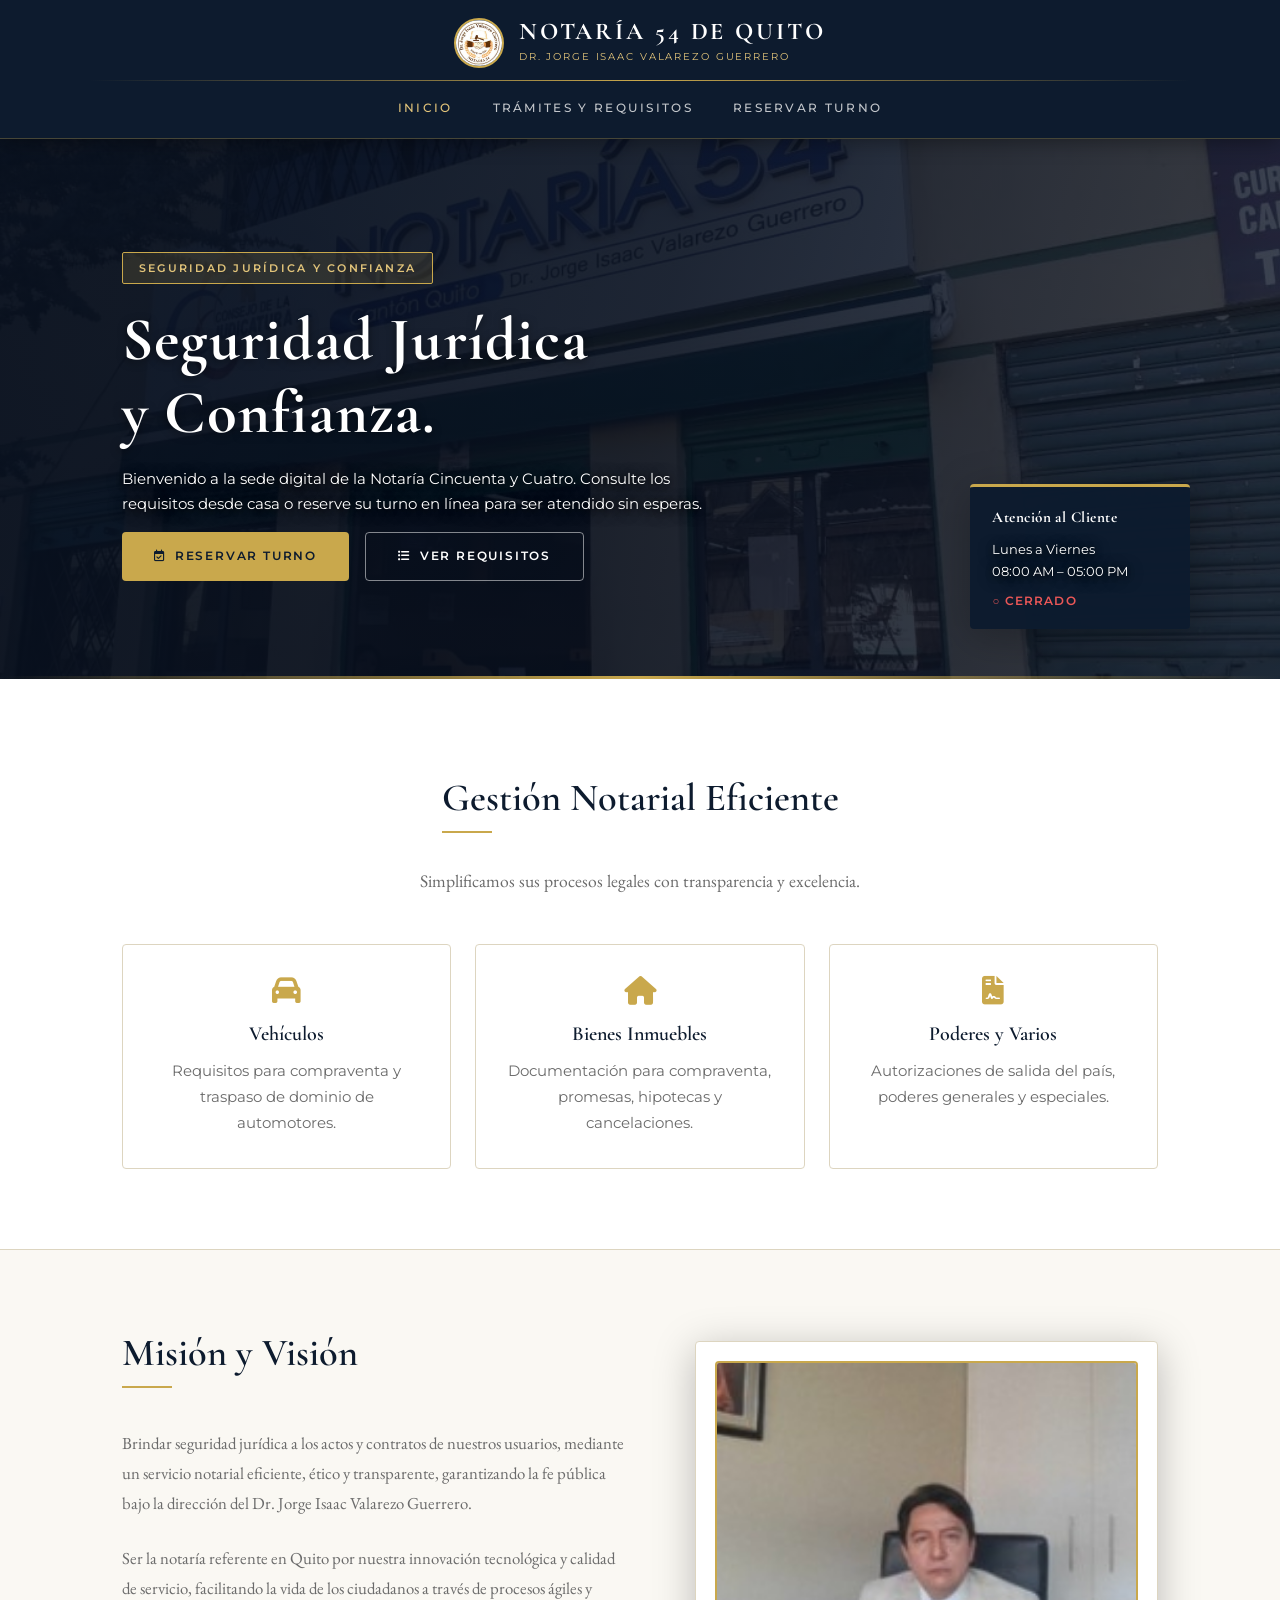
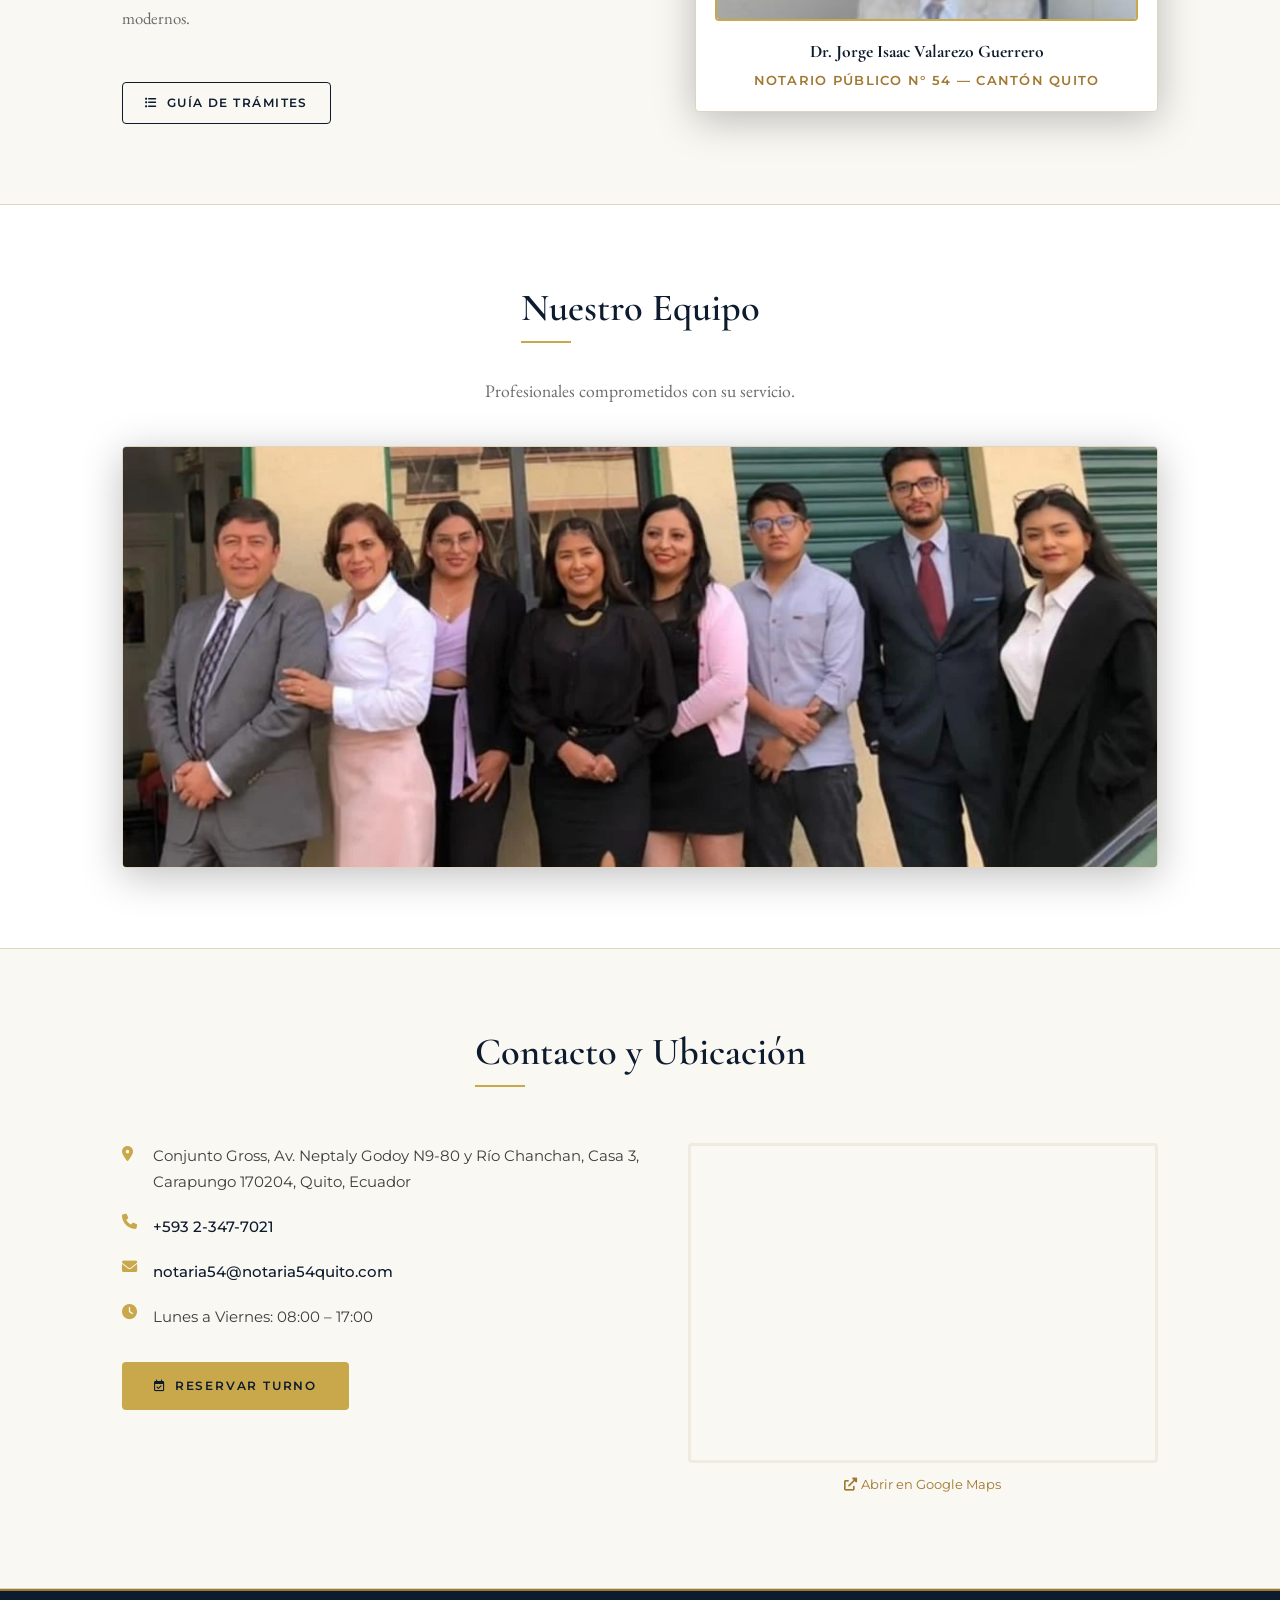
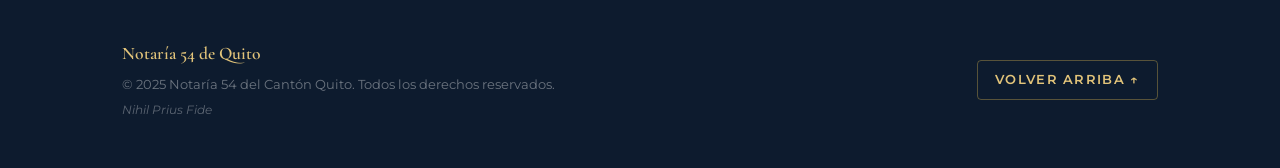
<file: index.html>
<!DOCTYPE html>
<html lang="es">
<head>
    <meta charset="UTF-8">
    <meta name="viewport" content="width=device-width, initial-scale=1.0">
    <title>Notaría 54 de Quito | Dr. Jorge Isaac Valarezo Guerrero</title>
    <meta name="description" content="Notaría 54 del Cantón Quito. Trámites notariales ágiles y seguros bajo la dirección del Dr. Jorge Isaac Valarezo Guerrero.">
    <link rel="icon" href="business_logo-Notaria-54.jpg" type="image/jpeg">
    <link rel="stylesheet" href="style.css">
    <link rel="stylesheet" href="https://cdnjs.cloudflare.com/ajax/libs/font-awesome/6.0.0/css/all.min.css">
</head>
<body>

    <header class="header">
        <div class="container header-content">
            <div class="logo">
                <img src="business_logo-Notaria-54.jpg" alt="Logo Notaría 54 de Quito" class="logo-img">
                <div>
                    <span class="logo-title">Notaría 54 de Quito</span>
                    <span class="logo-subtitle">Dr. Jorge Isaac Valarezo Guerrero</span>
                </div>
            </div>
            <div class="header-divider"></div>
            <nav class="nav">
                <a href="index.html" class="nav-link active">Inicio</a>
                <a href="tramites.html" class="nav-link">Trámites y Requisitos</a>
                <a href="turnos.html" class="nav-link">Reservar Turno</a>
            </nav>
        </div>
    </header>

    <main>
        <section class="hero">
            <div class="container" style="position:relative;">
                <div style="max-width: 600px;">
                    <span class="hero-tag">Seguridad Jurídica y Confianza</span>
                    <h1>Seguridad Jurídica<br>y Confianza.</h1>
                    <p style="color:#ffffff;text-shadow:0 1px 6px rgba(0,0,0,1),0 2px 16px rgba(0,0,0,0.9);">Bienvenido a la sede digital de la Notaría Cincuenta y Cuatro. Consulte los requisitos desde casa o reserve su turno en línea para ser atendido sin esperas.</p>
                    <div class="hero-actions">
                        <a href="turnos.html" class="btn btn-primary"><i class="far fa-calendar-check" style="margin-right:8px;"></i> Reservar Turno</a>
                        <a href="tramites.html" class="btn btn-outline"><i class="fas fa-list-ul" style="margin-right:8px;"></i> Ver Requisitos</a>
                    </div>
                </div>
                <div class="mini-card" style="position:absolute;right:0;bottom:-3rem;">
                    <div class="mini-card-title">Atención al Cliente</div>
                    <p class="mini-card-line">Lunes a Viernes</p>
                    <p class="mini-card-line">08:00 AM – 05:00 PM</p>
                    <div class="mini-card-status" id="statusBadge">● Verificando…</div>
                </div>
            </div>
        </section>

        <section class="section" style="padding-top:6rem;">
            <div class="container">
                <div style="text-align:center;margin-bottom:3rem;">
                    <h2>Gestión Notarial Eficiente</h2>
                    <p class="section-intro" style="margin:1rem auto 0;">Simplificamos sus procesos legales con transparencia y excelencia.</p>
                </div>
                <div class="card-grid three">
                    <a href="tramites.html" style="text-decoration:none;">
                        <div class="card" style="text-align:center;height:100%;">
                            <i class="fas fa-car" style="font-size:1.8rem;color:var(--gold);margin-bottom:1rem;display:block;"></i>
                            <h3>Vehículos</h3>
                            <p>Requisitos para compraventa y traspaso de dominio de automotores.</p>
                        </div>
                    </a>
                    <a href="tramites.html" style="text-decoration:none;">
                        <div class="card" style="text-align:center;height:100%;">
                            <i class="fas fa-home" style="font-size:1.8rem;color:var(--gold);margin-bottom:1rem;display:block;"></i>
                            <h3>Bienes Inmuebles</h3>
                            <p>Documentación para compraventa, promesas, hipotecas y cancelaciones.</p>
                        </div>
                    </a>
                    <a href="tramites.html" style="text-decoration:none;">
                        <div class="card" style="text-align:center;height:100%;">
                            <i class="fas fa-file-contract" style="font-size:1.8rem;color:var(--gold);margin-bottom:1rem;display:block;"></i>
                            <h3>Poderes y Varios</h3>
                            <p>Autorizaciones de salida del país, poderes generales y especiales.</p>
                        </div>
                    </a>
                </div>
            </div>
        </section>

        <section class="section-soft">
            <div class="container">
                <div class="two-columns" style="align-items:center;">
                    <div>
                        <h2>Misión y Visión</h2>
                        <p style="margin:1.5rem 0;color:var(--text-muted);font-family:var(--font-serif);font-size:1.05rem;line-height:1.8;">Brindar seguridad jurídica a los actos y contratos de nuestros usuarios, mediante un servicio notarial eficiente, ético y transparente, garantizando la fe pública bajo la dirección del Dr. Jorge Isaac Valarezo Guerrero.</p>
                        <p style="color:var(--text-muted);font-family:var(--font-serif);font-size:1.05rem;line-height:1.8;">Ser la notaría referente en Quito por nuestra innovación tecnológica y calidad de servicio, facilitando la vida de los ciudadanos a través de procesos ágiles y modernos.</p>
                        <a href="tramites.html" class="btn-outline-dark" style="margin-top:2rem;"><i class="fas fa-list-ul" style="margin-right:8px;"></i> Guía de Trámites</a>
                    </div>
                    <div style="background:var(--white);padding:1.2rem;border:1px solid var(--border);border-radius:var(--radius);text-align:center;box-shadow:var(--shadow-dark);">
                        <div style="height:260px;border-radius:var(--radius);overflow:hidden;border:2px solid var(--gold);">
                            <img src="Notario_Fotografia.jpg" alt="Dr. Jorge Isaac Valarezo Guerrero, Notario Público N° 54" style="width:100%;height:100%;object-fit:cover;object-position:top center;">
                        </div>
                        <p style="margin:1rem 0 0.2rem;font-family:var(--font-display);font-size:1.1rem;font-weight:700;color:var(--navy);">Dr. Jorge Isaac Valarezo Guerrero</p>
                        <p style="font-size:0.8rem;color:var(--gold-dark);letter-spacing:0.1em;text-transform:uppercase;font-weight:600;margin:0;">Notario Público N° 54 — Cantón Quito</p>
                    </div>
                </div>
            </div>
        </section>

        <section class="section">
            <div class="container">
                <div style="text-align:center;margin-bottom:2.5rem;">
                    <h2>Nuestro Equipo</h2>
                    <p class="section-intro" style="margin:1rem auto 0;">Profesionales comprometidos con su servicio.</p>
                </div>
                <div style="border-radius:var(--radius);overflow:hidden;border:1px solid var(--border);box-shadow:var(--shadow-dark);">
                    <img src="Notaria-Docto__la_Doctora_y_empleados.webp" alt="Equipo de la Notaría 54 de Quito" style="width:100%;display:block;max-height:420px;object-fit:cover;object-position:top;">
                </div>
            </div>
        </section>

        <section class="section-soft">
            <div class="container">
                <div style="text-align:center;margin-bottom:2.5rem;"><h2>Contacto y Ubicación</h2></div>
                <div class="two-columns" style="align-items:start;gap:3rem;">
                    <div>
                        <ul class="contact-list" style="margin-bottom:2rem;">
                            <li style="margin-bottom:1.2rem;gap:0.8rem;"><i class="fas fa-map-marker-alt" style="color:var(--gold);width:18px;margin-top:3px;flex-shrink:0;"></i><span>Conjunto Gross, Av. Neptaly Godoy N9-80 y Río Chanchan, Casa 3, Carapungo 170204, Quito, Ecuador</span></li>
                            <li style="margin-bottom:1.2rem;gap:0.8rem;"><i class="fas fa-phone" style="color:var(--gold);width:18px;flex-shrink:0;"></i><a href="tel:+59323477021" style="color:var(--navy);text-decoration:none;font-weight:500;">+593 2-347-7021</a></li>
                            <li style="margin-bottom:1.2rem;gap:0.8rem;"><i class="fas fa-envelope" style="color:var(--gold);width:18px;flex-shrink:0;"></i><a href="mailto:notaria54@notaria54quito.com" style="color:var(--navy);text-decoration:none;font-weight:500;">notaria54@notaria54quito.com</a></li>
                            <li style="gap:0.8rem;"><i class="fas fa-clock" style="color:var(--gold);width:18px;flex-shrink:0;"></i><span>Lunes a Viernes: 08:00 – 17:00</span></li>
                        </ul>
                        <a href="turnos.html" class="btn btn-primary" style="color:var(--navy);"><i class="far fa-calendar-check" style="margin-right:8px;"></i> Reservar Turno</a>
                    </div>
                    <div class="map-embed">
                        <iframe src="https://www.google.com/maps/embed?pb=!1m18!1m12!1m3!1d3989.81214230343!2d-78.45386972502905!3d-0.10082923547933376!2m3!1f0!2f0!3f0!3m2!1i1024!2i768!4f13.1!3m3!1m2!1s0x91d58f0cd973f5cd%3A0x237e306dfc59f7c8!2sNotaria%2054%20Cant%C3%B3n%20Quito%3A%20ATENDEMOS%20CON%20NORMALIDAD.%20CONTAMOS%20CON%20ENERG%C3%8DA%20ELECTRICA%20TODA%20LA%20JORNADA%20LABORAL.!5e0!3m2!1ses-419!2ses!4v1777809270659!5m2!1ses-419!2ses" width="100%" height="320" style="border-radius:var(--radius);border:3px solid var(--cream-dark);display:block;" allowfullscreen="" loading="lazy" referrerpolicy="no-referrer-when-downgrade" title="Ubicación Notaría 54 de Quito en Google Maps"></iframe>
                        <p style="font-size:0.82rem;color:var(--text-muted);margin-top:0.6rem;text-align:center;"><a href="https://maps.google.com/?q=Notaria+54+Canton+Quito" target="_blank" rel="noopener" style="color:var(--gold-dark);text-decoration:none;"><i class="fas fa-external-link-alt" style="margin-right:4px;"></i>Abrir en Google Maps</a></p>
                    </div>
                </div>
            </div>
        </section>
    </main>

    <footer class="footer">
        <div class="container footer-content">
            <div>
                <p style="font-family:var(--font-display);font-size:1.1rem;color:var(--gold-light);margin:0 0 0.3rem;font-weight:600;">Notaría 54 de Quito</p>
                <p style="margin:0;font-size:0.8rem;opacity:0.6;">© 2025 Notaría 54 del Cantón Quito. Todos los derechos reservados.</p>
                <p style="margin:0.2rem 0 0;font-size:0.78rem;opacity:0.5;font-style:italic;">Nihil Prius Fide</p>
            </div>
            <a href="#" class="back-to-top">Volver arriba ↑</a>
        </div>
    </footer>

    <script>
        (function(){
            var b=document.getElementById('statusBadge');
            if(!b)return;
            var n=new Date(),d=n.getDay(),m=n.getHours()*60+n.getMinutes();
            var open=d>=1&&d<=5&&m>=480&&m<1020;
            b.textContent=open?'● Abierto Ahora':'○ Cerrado';
            b.style.color=open?'#6fcf97':'#eb5757';
        })();
    </script>
</body>
</html>
</file>
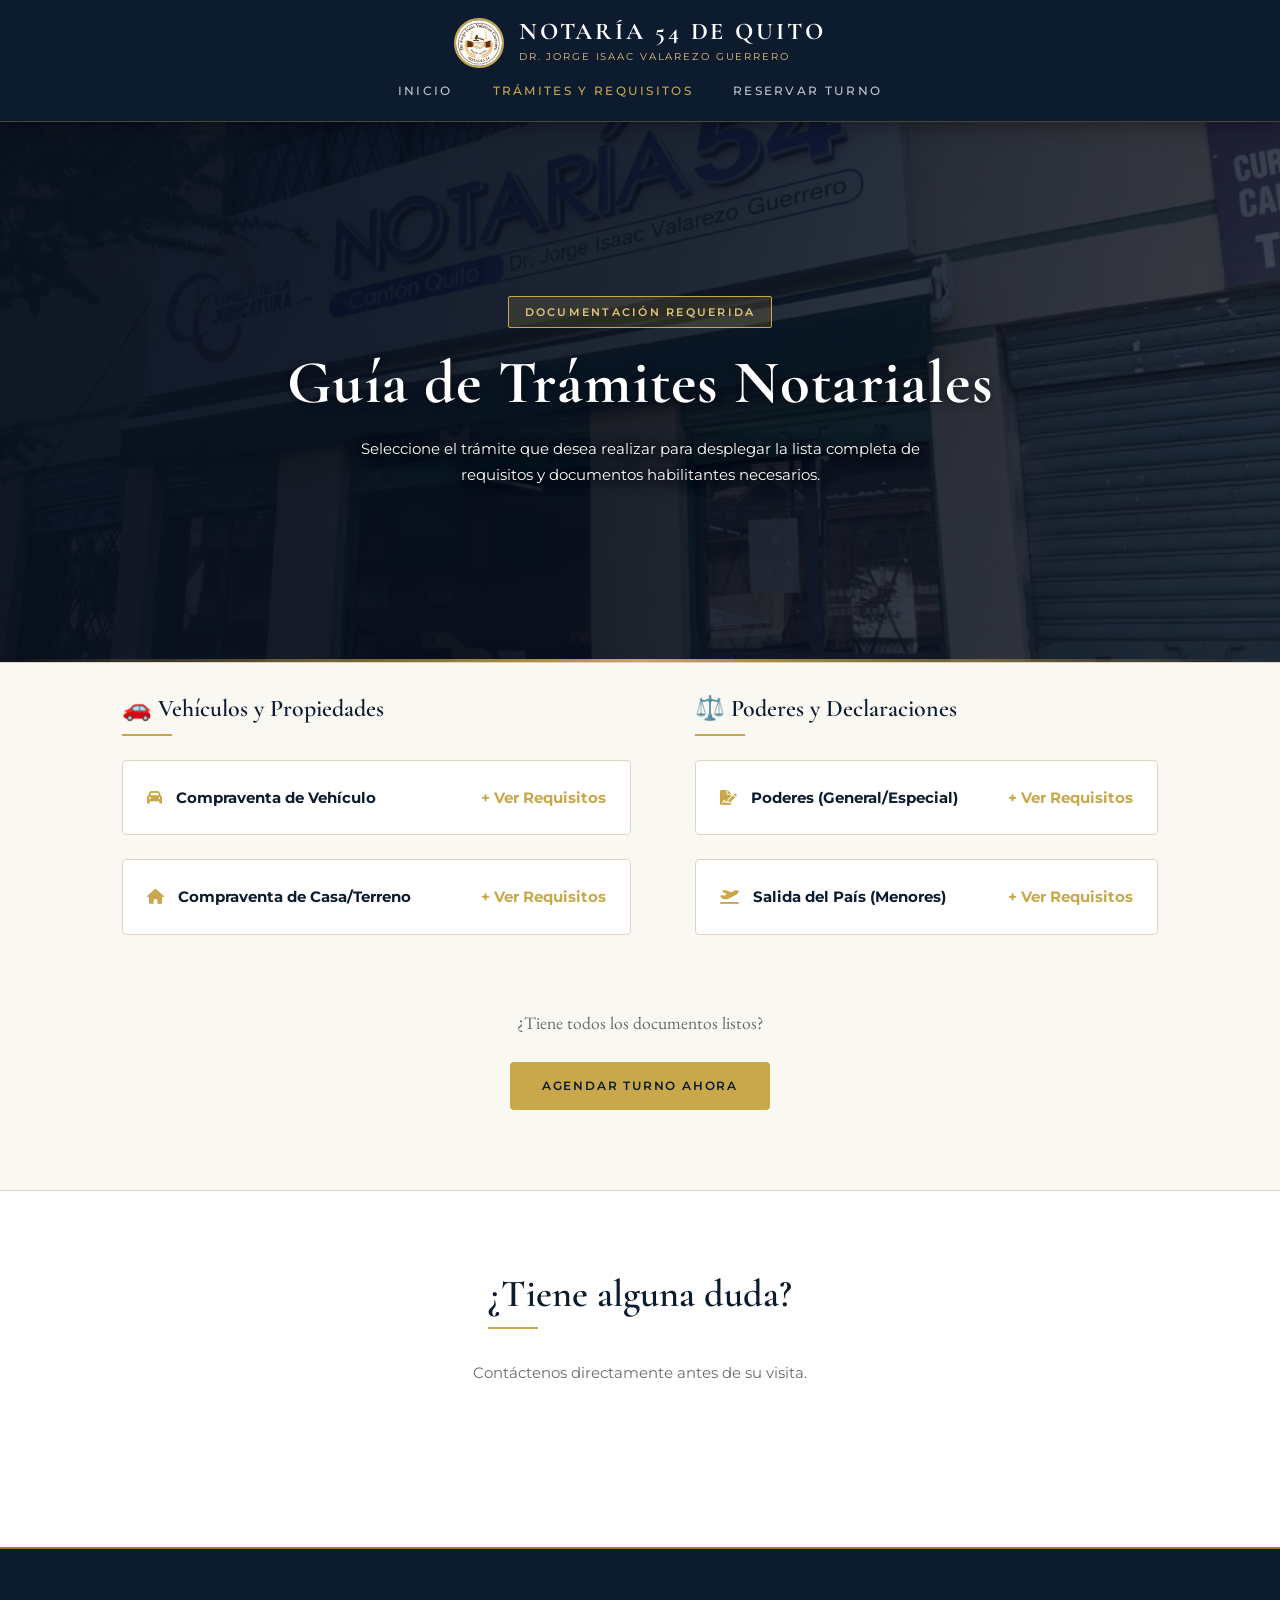
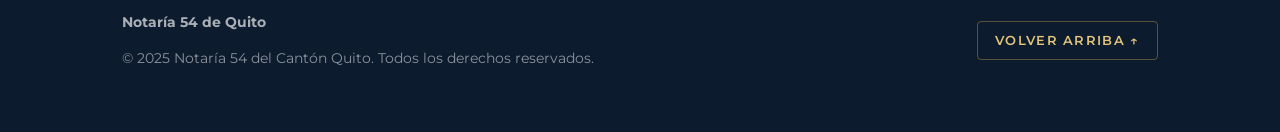
<file: tramites.html>
<!DOCTYPE html>
<html lang="es">
<head>
    <meta charset="UTF-8">
    <meta name="viewport" content="width=device-width, initial-scale=1.0">
    <title>Guía de Trámites | Notaría 54 de Quito</title>
    <meta name="description" content="Consulte los requisitos y documentos necesarios para sus trámites notariales en la Notaría 54 de Quito.">
    <link rel="icon" href="business_logo-Notaria-54.jpg" type="image/jpeg">
    <link rel="stylesheet" href="style.css">
    <link rel="stylesheet" href="https://cdnjs.cloudflare.com/ajax/libs/font-awesome/6.0.0/css/all.min.css">
</head>
<body>

    <header class="header">
        <div class="container header-content">
            <div class="logo">
                <img src="business_logo-Notaria-54.jpg" alt="Logo Notaría 54 de Quito" class="logo-img">
                <div>
                    <span class="logo-title">Notaría 54 de Quito</span>
                    <span class="logo-subtitle">Dr. Jorge Isaac Valarezo Guerrero</span>
                </div>
            </div>
            <nav class="nav">
                <a href="index.html" class="nav-link">Inicio</a>
                <a href="tramites.html" class="nav-link" style="color: var(--color-primary);">Trámites y Requisitos</a>
                <a href="turnos.html" class="nav-link">Reservar Turno</a>
            </nav>
        </div>
    </header>

    <main>
        <section class="hero" style="padding: 4rem 0; text-align: center;">
            <div class="container">
                <span class="hero-tag">Documentación Requerida</span>
                <h1>Guía de Trámites Notariales</h1>
                <p style="margin: 0 auto; max-width: 600px; color:#ffffff; text-shadow:0 1px 6px rgba(0,0,0,1),0 2px 16px rgba(0,0,0,0.9);">
                    Seleccione el trámite que desea realizar para desplegar la lista completa de requisitos y documentos habilitantes necesarios.
                </p>
            </div>
        </section>

        <section class="section-soft" style="padding-top: 2rem;">
            <div class="container">
                
                <div class="two-columns">
                    <div>
                        <h2 style="font-size: 1.5rem; margin-bottom: 1.5rem;">🚗 Vehículos y Propiedades</h2>
                        
                        <div class="card" style="margin-bottom: 1.5rem; padding: 0;">
                            <details style="padding: 1.5rem; cursor: pointer;">
                                <summary style="font-weight: 700; color: var(--color-navy); list-style: none; display: flex; align-items: center; justify-content: space-between;">
                                    <span><i class="fas fa-car" style="color: var(--color-primary); margin-right: 10px;"></i> Compraventa de Vehículo</span>
                                    <span style="color: var(--color-primary);">+ Ver Requisitos</span>
                                </summary>
                                <div style="margin-top: 1.5rem; padding-top: 1rem; border-top: 1px solid var(--color-border);">
                                    <ul class="values-list">
                                        <li>Matrícula original vigente del vehículo.</li>
                                        <li>Cédulas y papeletas de votación originales de compradores y vendedores.</li>
                                        <li>Certificado único vehicular (no gravamen) actualizado.</li>
                                        <li>Pago del impuesto al rodaje (si aplica).</li>
                                        <li>Si es casado/a, presencia del cónyuge.</li>
                                    </ul>
                                    <div class="doc-message">
                                        <i class="fas fa-info-circle"></i> <strong>Nota:</strong> El contrato será redactado en la notaría.
                                    </div>
                                </div>
                            </details>
                        </div>

                        <div class="card" style="margin-bottom: 1.5rem; padding: 0;">
                            <details style="padding: 1.5rem; cursor: pointer;">
                                <summary style="font-weight: 700; color: var(--color-navy); list-style: none; display: flex; align-items: center; justify-content: space-between;">
                                    <span><i class="fas fa-home" style="color: var(--color-primary); margin-right: 10px;"></i> Compraventa de Casa/Terreno</span>
                                    <span style="color: var(--color-primary);">+ Ver Requisitos</span>
                                </summary>
                                <div style="margin-top: 1.5rem; padding-top: 1rem; border-top: 1px solid var(--color-border);">
                                    <ul class="values-list">
                                        <li>Escritura madre (original o copia certificada).</li>
                                        <li>Certificado de Gravámenes del Registro de la Propiedad (Vigente).</li>
                                        <li>Carta de pago del Impuesto Predial del año en curso.</li>
                                        <li>Cédulas y papeletas de votación de todas las partes.</li>
                                        <li>Certificado de expensas (si es Propiedad Horizontal).</li>
                                    </ul>
                                </div>
                            </details>
                        </div>

                    </div>

                    <div>
                        <h2 style="font-size: 1.5rem; margin-bottom: 1.5rem;">⚖️ Poderes y Declaraciones</h2>

                        <div class="card" style="margin-bottom: 1.5rem; padding: 0;">
                            <details style="padding: 1.5rem; cursor: pointer;">
                                <summary style="font-weight: 700; color: var(--color-navy); list-style: none; display: flex; align-items: center; justify-content: space-between;">
                                    <span><i class="fas fa-file-signature" style="color: var(--color-primary); margin-right: 10px;"></i> Poderes (General/Especial)</span>
                                    <span style="color: var(--color-primary);">+ Ver Requisitos</span>
                                </summary>
                                <div style="margin-top: 1.5rem; padding-top: 1rem; border-top: 1px solid var(--color-border);">
                                    <ul class="values-list">
                                        <li>Cédula y papeleta de votación original del mandante (quien da el poder).</li>
                                        <li>Datos completos del mandatario (Nombres, apellidos y número de cédula).</li>
                                        <li>Minuta firmada por abogado (Opcional, según complejidad).</li>
                                        <li>Si es para venta de inmueble, traer datos exactos de la propiedad.</li>
                                    </ul>
                                </div>
                            </details>
                        </div>

                        <div class="card" style="margin-bottom: 1.5rem; padding: 0;">
                            <details style="padding: 1.5rem; cursor: pointer;">
                                <summary style="font-weight: 700; color: var(--color-navy); list-style: none; display: flex; align-items: center; justify-content: space-between;">
                                    <span><i class="fas fa-plane-departure" style="color: var(--color-primary); margin-right: 10px;"></i> Salida del País (Menores)</span>
                                    <span style="color: var(--color-primary);">+ Ver Requisitos</span>
                                </summary>
                                <div style="margin-top: 1.5rem; padding-top: 1rem; border-top: 1px solid var(--color-border);">
                                    <ul class="values-list">
                                        <li>Presencia de padre y madre con cédulas originales.</li>
                                        <li>Cédula original o partida de nacimiento del menor.</li>
                                        <li>Datos exactos del viaje (fechas, destino, con quién viaja).</li>
                                        <li>Si uno de los padres no está, poder especial o sentencia judicial.</li>
                                    </ul>
                                </div>
                            </details>
                        </div>

                    </div>
                </div>

                <div style="text-align: center; margin-top: 3rem;">
                    <p class="section-intro" style="margin: 0 auto 1.5rem auto;">¿Tiene todos los documentos listos?</p>
                    <a href="turnos.html" class="btn btn-primary">Agendar Turno Ahora</a>
                </div>

            </div>
        </section>

        <!-- CONTACTO RÁPIDO -->
        <section class="section">
            <div class="container" style="text-align: center;">
                <h2>¿Tiene alguna duda?</h2>
                <p style="color: var(--color-muted); margin-bottom: 2rem;">Contáctenos directamente antes de su visita.</p>
                <div style="display: flex; justify-content: center; gap: 1.5rem; flex-wrap: wrap;">
                    <a href="tel:+59323477021" class="btn btn-outline">
                        <i class="fas fa-phone" style="margin-right: 8px;"></i> +593 2-347-7021
                    </a>
                    <a href="mailto:notaria54@notaria54quito.com" class="btn btn-outline">
                        <i class="fas fa-envelope" style="margin-right: 8px;"></i> notaria54@notaria54quito.com
                    </a>
                </div>
            </div>
        </section>
    </main>

    <footer class="footer">
        <div class="container footer-content">
            <div>
                <p style="font-weight: bold; margin-bottom: 0.3rem;">Notaría 54 de Quito</p>
                <p style="opacity: 0.8; font-size: 0.85rem;">© 2025 Notaría 54 del Cantón Quito. Todos los derechos reservados.</p>
            </div>
            <a href="#" class="back-to-top">Volver arriba ↑</a>
        </div>
    </footer>

</body>
</html>
</file>
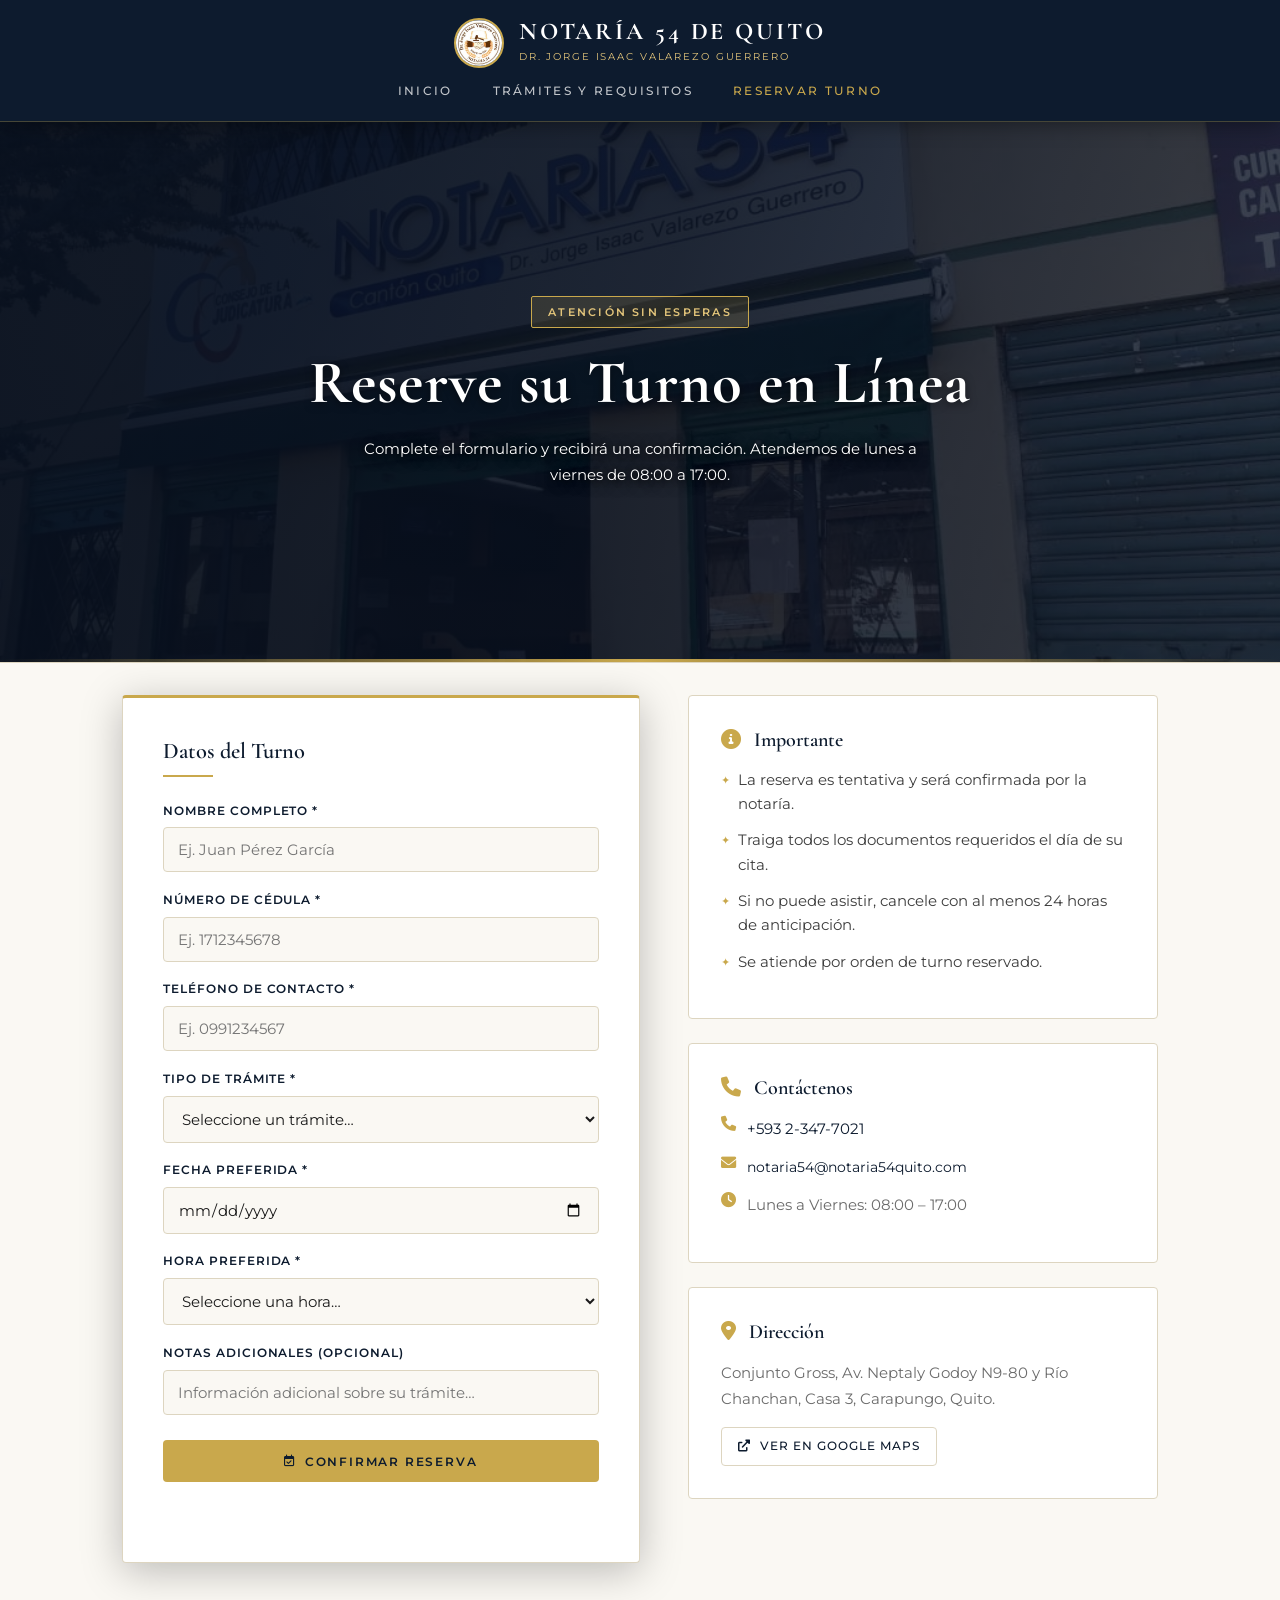
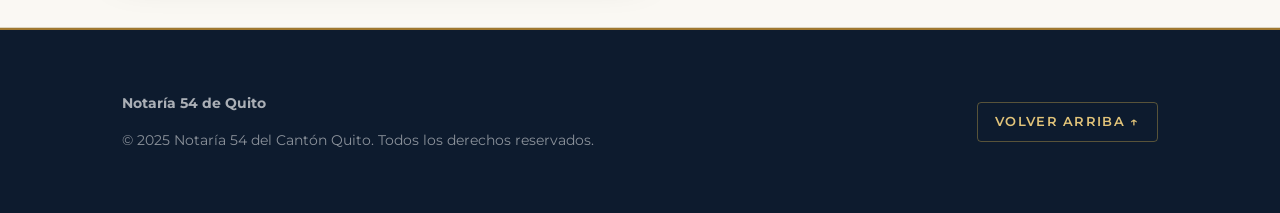
<file: turnos.html>
<!DOCTYPE html>
<html lang="es">
<head>
    <meta charset="UTF-8">
    <meta name="viewport" content="width=device-width, initial-scale=1.0">
    <title>Reservar Turno | Notaría 54 de Quito</title>
    <meta name="description" content="Reserve su turno en línea en la Notaría 54 del Cantón Quito. Atención ágil y sin esperas.">
    <link rel="icon" href="business_logo-Notaria-54.jpg" type="image/jpeg">
    <link rel="stylesheet" href="style.css">
    <link rel="stylesheet" href="https://cdnjs.cloudflare.com/ajax/libs/font-awesome/6.0.0/css/all.min.css">
</head>
<body>

    <header class="header">
        <div class="container header-content">
            <div class="logo">
                <img src="business_logo-Notaria-54.jpg" alt="Logo Notaría 54 de Quito" class="logo-img">
                <div>
                    <span class="logo-title">Notaría 54 de Quito</span>
                    <span class="logo-subtitle">Dr. Jorge Isaac Valarezo Guerrero</span>
                </div>
            </div>
            <nav class="nav">
                <a href="index.html" class="nav-link">Inicio</a>
                <a href="tramites.html" class="nav-link">Trámites y Requisitos</a>
                <a href="turnos.html" class="nav-link" style="color: var(--color-primary);">Reservar Turno</a>
            </nav>
        </div>
    </header>

    <main>
        <section class="hero" style="padding: 4rem 0; text-align: center;">
            <div class="container">
                <span class="hero-tag">Atención sin Esperas</span>
                <h1>Reserve su Turno en Línea</h1>
                <p style="margin: 0 auto; max-width: 600px; color:#ffffff; text-shadow:0 1px 6px rgba(0,0,0,1),0 2px 16px rgba(0,0,0,0.9);">
                    Complete el formulario y recibirá una confirmación. Atendemos de lunes a viernes de 08:00 a 17:00.
                </p>
            </div>
        </section>

        <section class="section-soft" style="padding-top: 2rem; padding-bottom: 4rem;">
            <div class="container">
                <div class="two-columns" style="align-items: start; gap: 3rem;">

                    <!-- FORMULARIO -->
                    <div class="card form-card">
                        <h2 style="font-size: 1.4rem; margin-bottom: 1.5rem;">Datos del Turno</h2>
                        
                        <div class="form-group">
                            <label for="nombre">Nombre completo *</label>
                            <input type="text" id="nombre" placeholder="Ej. Juan Pérez García" required>
                        </div>

                        <div class="form-group">
                            <label for="cedula">Número de cédula *</label>
                            <input type="text" id="cedula" placeholder="Ej. 1712345678" maxlength="10" required>
                        </div>

                        <div class="form-group">
                            <label for="telefono">Teléfono de contacto *</label>
                            <input type="tel" id="telefono" placeholder="Ej. 0991234567" required>
                        </div>

                        <div class="form-group">
                            <label for="tramite">Tipo de trámite *</label>
                            <select id="tramite" required>
                                <option value="" disabled selected>Seleccione un trámite…</option>
                                <option value="vehiculo">Compraventa de Vehículo</option>
                                <option value="inmueble">Compraventa de Casa / Terreno</option>
                                <option value="poder-general">Poder General</option>
                                <option value="poder-especial">Poder Especial</option>
                                <option value="salida-pais">Autorización Salida del País (Menores)</option>
                                <option value="hipoteca">Hipoteca / Cancelación</option>
                                <option value="otro">Otro trámite</option>
                            </select>
                        </div>

                        <div class="form-group">
                            <label for="fecha">Fecha preferida *</label>
                            <input type="date" id="fecha" required>
                        </div>

                        <div class="form-group">
                            <label for="hora">Hora preferida *</label>
                            <select id="hora" required>
                                <option value="" disabled selected>Seleccione una hora…</option>
                                <option value="08:00">08:00 AM</option>
                                <option value="09:00">09:00 AM</option>
                                <option value="10:00">10:00 AM</option>
                                <option value="11:00">11:00 AM</option>
                                <option value="12:00">12:00 PM</option>
                                <option value="13:00">01:00 PM</option>
                                <option value="14:00">02:00 PM</option>
                                <option value="15:00">03:00 PM</option>
                                <option value="16:00">04:00 PM</option>
                            </select>
                        </div>

                        <div class="form-group">
                            <label for="notas">Notas adicionales (opcional)</label>
                            <input type="text" id="notas" placeholder="Información adicional sobre su trámite…">
                        </div>

                        <button class="btn btn-primary btn-full" onclick="reservarTurno()" style="margin-top: 0.5rem;">
                            <i class="far fa-calendar-check" style="margin-right: 8px;"></i> Confirmar Reserva
                        </button>

                        <div class="turno-message" id="turnoMsg"></div>
                    </div>

                    <!-- INFORMACIÓN LATERAL -->
                    <div>
                        <div class="card" style="margin-bottom: 1.5rem;">
                            <h3><i class="fas fa-info-circle" style="color: var(--color-primary); margin-right: 8px;"></i> Importante</h3>
                            <ul class="values-list" style="margin-top: 1rem;">
                                <li>La reserva es tentativa y será confirmada por la notaría.</li>
                                <li>Traiga todos los documentos requeridos el día de su cita.</li>
                                <li>Si no puede asistir, cancele con al menos 24 horas de anticipación.</li>
                                <li>Se atiende por orden de turno reservado.</li>
                            </ul>
                        </div>

                        <div class="card" style="margin-bottom: 1.5rem;">
                            <h3><i class="fas fa-phone" style="color: var(--color-primary); margin-right: 8px;"></i> Contáctenos</h3>
                            <ul class="contact-list" style="margin-top: 1rem;">
                                <li style="margin-bottom: 0.8rem;">
                                    <i class="fas fa-phone" style="color: var(--color-primary); margin-right: 10px; width: 16px;"></i>
                                    <a href="tel:+59323477021" style="color: var(--color-navy); text-decoration: none;">+593 2-347-7021</a>
                                </li>
                                <li style="margin-bottom: 0.8rem;">
                                    <i class="fas fa-envelope" style="color: var(--color-primary); margin-right: 10px; width: 16px;"></i>
                                    <a href="mailto:notaria54@notaria54quito.com" style="color: var(--color-navy); text-decoration: none; font-size: 0.9rem;">notaria54@notaria54quito.com</a>
                                </li>
                                <li>
                                    <i class="fas fa-clock" style="color: var(--color-primary); margin-right: 10px; width: 16px;"></i>
                                    <span style="color: var(--color-muted);">Lunes a Viernes: 08:00 – 17:00</span>
                                </li>
                            </ul>
                        </div>

                        <div class="card">
                            <h3><i class="fas fa-map-marker-alt" style="color: var(--color-primary); margin-right: 8px;"></i> Dirección</h3>
                            <p style="color: var(--color-muted); margin: 1rem 0 1rem;">
                                Conjunto Gross, Av. Neptaly Godoy N9-80 y Río Chanchan, Casa 3, Carapungo, Quito.
                            </p>
                            <a href="https://maps.google.com/?q=Av.+Neptaly+Godoy+N9-80,+Carapungo,+Quito" target="_blank" rel="noopener" class="btn btn-outline-small" style="display: inline-block; text-decoration: none;">
                                <i class="fas fa-external-link-alt" style="margin-right: 6px;"></i> Ver en Google Maps
                            </a>
                        </div>
                    </div>

                </div>
            </div>
        </section>
    </main>

    <footer class="footer">
        <div class="container footer-content">
            <div>
                <p style="font-weight: bold; margin-bottom: 0.3rem;">Notaría 54 de Quito</p>
                <p style="opacity: 0.8; font-size: 0.85rem;">© 2025 Notaría 54 del Cantón Quito. Todos los derechos reservados.</p>
            </div>
            <a href="#" class="back-to-top">Volver arriba ↑</a>
        </div>
    </footer>

    <script>
        // Bloquear fechas pasadas y fines de semana en el selector de fecha
        (function() {
            const input = document.getElementById('fecha');
            const today = new Date();
            const yyyy = today.getFullYear();
            const mm = String(today.getMonth() + 1).padStart(2, '0');
            const dd = String(today.getDate()).padStart(2, '0');
            input.min = `${yyyy}-${mm}-${dd}`;
        })();

        function reservarTurno() {
            const nombre  = document.getElementById('nombre').value.trim();
            const cedula  = document.getElementById('cedula').value.trim();
            const tel     = document.getElementById('telefono').value.trim();
            const tramite = document.getElementById('tramite').value;
            const fecha   = document.getElementById('fecha').value;
            const hora    = document.getElementById('hora').value;
            const msg     = document.getElementById('turnoMsg');

            if (!nombre || !cedula || !tel || !tramite || !fecha || !hora) {
                msg.textContent = '⚠ Por favor complete todos los campos obligatorios.';
                msg.style.backgroundColor = '#fff3cd';
                msg.style.color = '#856404';
                msg.classList.add('turno-message-visible');
                return;
            }

            // Verificar que no sea fin de semana
            const fechaObj = new Date(fecha + 'T12:00:00');
            const diaSemana = fechaObj.getDay();
            if (diaSemana === 0 || diaSemana === 6) {
                msg.textContent = '⚠ Solo atendemos de lunes a viernes. Por favor elija otro día.';
                msg.style.backgroundColor = '#fff3cd';
                msg.style.color = '#856404';
                msg.classList.add('turno-message-visible');
                return;
            }

            msg.textContent = `✓ Solicitud enviada, ${nombre}. La notaría confirmará su turno para el ${fecha} a las ${hora} a la brevedad. Revise su teléfono.`;
            msg.style.backgroundColor = '#d4edda';
            msg.style.color = '#155724';
            msg.classList.add('turno-message-visible');
        }
    </script>

</body>
</html>
</file>
<file: style.css>
/* ============================================
   NOTARÍA 54 — ESTILO CLÁSICO INSTITUCIONAL
   Paleta: Azul noche profundo + Dorado real + Crema
   ============================================ */

@import url('https://fonts.googleapis.com/css2?family=Cormorant+Garamond:ital,wght@0,400;0,600;0,700;1,400&family=EB+Garamond:wght@400;500&family=Montserrat:wght@300;400;500;600&display=swap');

:root {
  --gold:          #C9A84C;
  --gold-light:    #E2C47A;
  --gold-dark:     #A07830;
  --navy:          #0D1B2E;
  --navy-mid:      #16263D;
  --navy-soft:     #1E3354;
  --cream:         #FAF8F3;
  --cream-dark:    #F0EBE0;
  --text-dark:     #1A1A1A;
  --text-mid:      #3D3D3D;
  --text-muted:    #6B6B6B;
  --white:         #FFFFFF;
  --border:        #DDD5C0;

  --font-display:  "Cormorant Garamond", Georgia, serif;
  --font-body:     "Montserrat", sans-serif;
  --font-serif:    "EB Garamond", Georgia, serif;

  --shadow-gold:   0 4px 20px rgba(201, 168, 76, 0.25);
  --shadow-dark:   0 8px 40px rgba(0, 0, 0, 0.25);
  --radius:        4px;

  /* Compatibilidad con nombres anteriores */
  --color-primary:      var(--gold);
  --color-primary-soft: var(--gold-light);
  --color-navy:         var(--navy);
  --color-bg:           var(--white);
  --color-bg-soft:      var(--cream);
  --color-text:         var(--text-dark);
  --color-muted:        var(--text-muted);
  --color-border:       var(--border);
  --radius-base:        var(--radius);
  --shadow-soft:        var(--shadow-dark);
  --font-heading:       var(--font-display);
}

/* ── RESET ────────────────────────────────── */
*, *::before, *::after { box-sizing: border-box; }
html { scroll-behavior: smooth; }
body {
  margin: 0;
  font-family: var(--font-body);
  color: var(--text-dark);
  background-color: var(--white);
  line-height: 1.7;
  font-size: 15px;
}

/* ── CONTENEDOR ───────────────────────────── */
.container {
  width: 100%;
  max-width: 1100px;
  margin: 0 auto;
  padding: 0 2rem;
}

/* ── HEADER ───────────────────────────────── */
.header {
  position: sticky;
  top: 0;
  z-index: 100;
  background-color: var(--navy);
  border-bottom: 1px solid rgba(201, 168, 76, 0.3);
  box-shadow: 0 2px 20px rgba(0,0,0,0.4);
}

.header-content {
  display: flex;
  flex-direction: column;
  align-items: center;
  padding: 1.1rem 0 0.9rem;
  gap: 0.6rem;
}

.logo {
  display: flex;
  align-items: center;
  gap: 0.9rem;
}

.logo-img {
  height: 50px;
  width: auto;
  border-radius: 50%;
  border: 2px solid var(--gold);
}

.logo-title {
  display: block;
  font-family: var(--font-display);
  font-weight: 700;
  font-size: 1.5rem;
  color: var(--white);
  letter-spacing: 0.12em;
  text-transform: uppercase;
  line-height: 1.1;
}

.logo-subtitle {
  display: block;
  font-family: var(--font-body);
  font-size: 0.65rem;
  color: var(--gold-light);
  letter-spacing: 0.18em;
  text-transform: uppercase;
  margin-top: 3px;
}

/* Línea separadora dorada entre logo y nav */
.header-divider {
  width: 100%;
  height: 1px;
  background: linear-gradient(90deg, transparent, var(--gold), transparent);
  margin: 0.2rem 0;
}

.nav {
  display: flex;
  gap: 2.5rem;
  flex-wrap: wrap;
  justify-content: center;
}

.nav-link {
  font-size: 0.72rem;
  color: rgba(255,255,255,0.75);
  text-decoration: none;
  letter-spacing: 0.2em;
  text-transform: uppercase;
  font-weight: 500;
  padding: 0.3rem 0;
  position: relative;
  transition: color 0.3s ease;
}

.nav-link::after {
  content: "";
  position: absolute;
  left: 50%;
  bottom: -2px;
  transform: translateX(-50%);
  width: 0;
  height: 1px;
  background-color: var(--gold);
  transition: width 0.3s ease;
}

.nav-link:hover,
.nav-link.active { color: var(--gold-light); }
.nav-link:hover::after { width: 100%; }

/* ── TIPOGRAFÍA ───────────────────────────── */
h1, h2, h3 {
  font-family: var(--font-display);
  margin: 0 0 1rem;
  line-height: 1.2;
}

h1 {
  font-size: clamp(2.4rem, 5vw, 3.8rem);
  color: var(--white);
  font-weight: 700;
  letter-spacing: 0.02em;
  text-shadow: 0 2px 8px rgba(0,0,0,0.5);
}

h2 {
  font-size: clamp(1.8rem, 3vw, 2.4rem);
  color: var(--navy);
  font-weight: 600;
  display: inline-block;
}

h2::after {
  content: '';
  display: block;
  width: 50px;
  height: 2px;
  background: var(--gold);
  margin-top: 10px;
}

h3 {
  font-size: 1.25rem;
  color: var(--navy);
  font-weight: 600;
}

.section-intro {
  font-family: var(--font-serif);
  font-size: 1.1rem;
  color: var(--text-muted);
  max-width: 620px;
  line-height: 1.8;
}

/* ── SECCIONES ────────────────────────────── */
.section {
  padding: 5rem 0;
  background-color: var(--white);
}

.section-soft {
  padding: 5rem 0;
  background-color: var(--cream);
  border-top: 1px solid var(--border);
  border-bottom: 1px solid var(--border);
}

/* ── HERO CON IMAGEN DE FONDO ─────────────── */
.hero {
  position: relative;
  min-height: 540px;
  display: flex;
  align-items: center;
  background-image: url('Notaria_Frente.webp');
  background-size: cover;
  background-position: center 40%;
  padding: 6rem 0 5rem;
  overflow: hidden;
}

/* Capa oscura sobre la foto — más opaca para legibilidad */
.hero::before {
  content: '';
  position: absolute;
  inset: 0;
  background: linear-gradient(
    105deg,
    rgba(8, 16, 30, 0.96) 0%,
    rgba(8, 16, 30, 0.90) 50%,
    rgba(8, 16, 30, 0.75) 100%
  );
  z-index: 1;
}

/* Línea dorada inferior del hero */
.hero::after {
  content: '';
  position: absolute;
  bottom: 0;
  left: 0;
  right: 0;
  height: 3px;
  background: linear-gradient(90deg, transparent, var(--gold), transparent);
  z-index: 2;
}

.hero .container { position: relative; z-index: 3; }

.hero-grid {
  display: grid;
  grid-template-columns: minmax(0, 1.3fr) minmax(0, 1fr);
  gap: 3rem;
  align-items: center;
}

.hero-tag {
  display: inline-block;
  font-size: 0.7rem;
  text-transform: uppercase;
  letter-spacing: 0.2em;
  color: var(--gold-light);
  border: 1px solid var(--gold);
  background-color: rgba(201, 168, 76, 0.15);
  padding: 0.35rem 1rem;
  border-radius: 2px;
  margin-bottom: 1.2rem;
  font-family: var(--font-body);
  font-weight: 600;
  text-shadow: none;
}

.hero .container p,
.hero p {
  color: #ffffff;
  text-shadow: 0 1px 6px rgba(0,0,0,1), 0 2px 16px rgba(0,0,0,0.9);
}

.hero-text p {
  font-family: var(--font-serif);
  margin: 0 0 2.5rem;
  color: #ffffff;
  max-width: 480px;
  font-size: 1.15rem;
  line-height: 1.8;
  text-shadow: 0 1px 6px rgba(0,0,0,1), 0 2px 16px rgba(0,0,0,0.9);
}

.hero-actions {
  display: flex;
  flex-wrap: wrap;
  gap: 1rem;
}

/* ── IMAGEN EN HERO (mini card) ───────────── */
.hero-image {
  position: relative;
  display: flex;
  flex-direction: column;
}

.hero-photo {
  width: 100%;
  height: 280px;
  object-fit: cover;
  border-radius: var(--radius);
  border: 3px solid rgba(201, 168, 76, 0.5);
  display: block;
}

.mini-card {
  position: absolute;
  bottom: -28px;
  right: 0;
  background-color: rgba(13, 27, 46, 0.98);
  border-radius: var(--radius);
  padding: 1.1rem 1.4rem;
  box-shadow: var(--shadow-dark);
  width: 220px;
  font-size: 0.82rem;
  border-top: 3px solid var(--gold);
}

.mini-card-title {
  font-family: var(--font-display);
  font-weight: 700;
  margin: 0 0 0.5rem;
  color: var(--white);
  font-size: 0.95rem;
  letter-spacing: 0.03em;
}

.mini-card-line {
  margin: 0;
  color: rgba(255,255,255,0.90);
  font-size: 0.8rem;
}

.mini-card-status {
  margin-top: 0.6rem;
  font-weight: 600;
  text-transform: uppercase;
  font-size: 0.72rem;
  letter-spacing: 0.1em;
}

/* ── BOTONES ──────────────────────────────── */
.btn {
  display: inline-flex;
  align-items: center;
  justify-content: center;
  border-radius: var(--radius);
  border: none;
  cursor: pointer;
  font-family: var(--font-body);
  font-weight: 600;
  font-size: 0.75rem;
  padding: 0.85rem 2rem;
  text-decoration: none;
  text-transform: uppercase;
  letter-spacing: 0.15em;
  transition: all 0.3s ease;
}

.btn-primary {
  background-color: var(--gold);
  color: var(--navy);
}

.btn-primary:hover {
  background-color: var(--gold-light);
  transform: translateY(-2px);
  box-shadow: var(--shadow-gold);
  color: var(--navy);
}

.btn-outline {
  background-color: transparent;
  color: var(--white);
  border: 1px solid rgba(255,255,255,0.5);
}

.btn-outline:hover {
  border-color: var(--gold);
  color: var(--gold-light);
}

/* Variante para secciones claras */
.btn-outline-dark {
  background-color: transparent;
  color: var(--navy);
  border: 1px solid var(--navy);
  border-radius: var(--radius);
  padding: 0.6rem 1.4rem;
  font-size: 0.75rem;
  font-weight: 600;
  letter-spacing: 0.12em;
  text-transform: uppercase;
  text-decoration: none;
  display: inline-flex;
  align-items: center;
  transition: all 0.3s ease;
  cursor: pointer;
}

.btn-outline-dark:hover {
  background-color: var(--navy);
  color: var(--white);
}

.btn-outline-small {
  background-color: transparent;
  color: var(--navy);
  border: 1px solid var(--border);
  padding: 0.5rem 1rem;
  border-radius: var(--radius);
  font-size: 0.75rem;
  font-weight: 500;
  letter-spacing: 0.08em;
  text-decoration: none;
  display: inline-flex;
  align-items: center;
  transition: all 0.3s ease;
  cursor: pointer;
}

.btn-outline-small:hover {
  border-color: var(--gold);
  color: var(--gold-dark);
}

.btn-full { width: 100%; }

/* ── TARJETAS ─────────────────────────────── */
.card-grid { display: grid; gap: 1.5rem; }
.card-grid.three { grid-template-columns: repeat(auto-fit, minmax(270px, 1fr)); }

.card {
  background-color: var(--white);
  border-radius: var(--radius);
  border: 1px solid var(--border);
  padding: 2rem;
  transition: transform 0.3s ease, box-shadow 0.3s ease, border-color 0.3s ease;
}

.card:hover {
  transform: translateY(-4px);
  box-shadow: 0 12px 30px rgba(0,0,0,0.08);
  border-color: var(--gold);
}

.card h3 { color: var(--navy); margin-bottom: 0.75rem; }
.card p  { margin: 0; color: var(--text-muted); font-size: 0.95rem; line-height: 1.7; }

/* ── DOS COLUMNAS ─────────────────────────── */
.two-columns {
  display: grid;
  grid-template-columns: minmax(0, 1.1fr) minmax(0, 1fr);
  gap: 4rem;
  align-items: flex-start;
}

/* ── LISTAS ───────────────────────────────── */
.values-list, .schedule-list, .rules-list, .contact-list {
  list-style: none;
  padding: 0;
  margin: 0;
}

.values-list li, .rules-list li {
  font-size: 0.95rem;
  color: var(--text-mid);
  margin-bottom: 0.75rem;
  display: flex;
  align-items: flex-start;
  gap: 0.5rem;
  line-height: 1.6;
}

.values-list li::before, .rules-list li::before {
  content: "✦";
  color: var(--gold);
  font-size: 0.7rem;
  margin-top: 4px;
  flex-shrink: 0;
}

.contact-list li {
  font-size: 0.95rem;
  color: var(--text-mid);
  margin-bottom: 0.75rem;
  display: flex;
  align-items: flex-start;
}

/* ── FORMULARIO ───────────────────────────── */
.form-card {
  box-shadow: var(--shadow-dark);
  border-top: 3px solid var(--gold);
  padding: 2.5rem;
  background: var(--white);
  border-radius: var(--radius);
}

.form-group { margin-bottom: 1.1rem; }

.form-group label {
  display: block;
  font-size: 0.75rem;
  margin-bottom: 0.4rem;
  color: var(--navy);
  font-weight: 600;
  letter-spacing: 0.08em;
  text-transform: uppercase;
}

.form-group input,
.form-group select {
  width: 100%;
  padding: 0.75rem 0.9rem;
  border-radius: var(--radius);
  border: 1px solid var(--border);
  font-family: var(--font-body);
  font-size: 0.95rem;
  color: var(--text-dark);
  background-color: var(--cream);
  outline: none;
  transition: all 0.25s ease;
}

.form-group input:focus,
.form-group select:focus {
  border-color: var(--gold);
  background-color: var(--white);
  box-shadow: 0 0 0 3px rgba(201, 168, 76, 0.12);
}

.turno-message {
  margin-top: 1rem;
  font-size: 0.88rem;
  padding: 0.75rem 1rem;
  border-radius: var(--radius);
  opacity: 0;
  transform: translateY(4px);
  transition: opacity 0.25s ease, transform 0.25s ease;
}

.turno-message-visible {
  opacity: 1;
  transform: translateY(0);
}

/* ── NOTA INFORMATIVA ─────────────────────── */
.doc-message {
  margin-top: 1.2rem;
  font-size: 0.9rem;
  color: var(--navy-mid);
  padding: 1rem 1.2rem;
  border-radius: var(--radius);
  border-left: 3px solid var(--gold);
  background-color: #FDF8EC;
  font-family: var(--font-serif);
}

/* ── MAPA ─────────────────────────────────── */
.map-placeholder {
  border-radius: var(--radius);
  padding: 3rem 1rem;
  border: 1px solid var(--border);
  background-color: var(--cream);
  text-align: center;
  color: var(--text-muted);
}

.map-embed iframe {
  border-radius: var(--radius);
  border: 3px solid var(--cream-dark);
}

/* ── FOOTER ───────────────────────────────── */
.footer {
  background-color: var(--navy);
  color: rgba(255,255,255,0.65);
  padding: 3rem 0;
  border-top: 2px solid var(--gold-dark);
}

.footer-content {
  display: flex;
  justify-content: space-between;
  align-items: center;
  gap: 2rem;
  font-size: 0.85rem;
  flex-wrap: wrap;
}

.back-to-top {
  color: var(--gold-light);
  text-decoration: none;
  font-weight: 600;
  font-size: 0.8rem;
  letter-spacing: 0.1em;
  border: 1px solid rgba(201, 168, 76, 0.4);
  padding: 0.5rem 1.1rem;
  border-radius: var(--radius);
  transition: all 0.3s ease;
  text-transform: uppercase;
}

.back-to-top:hover {
  background-color: var(--gold);
  color: var(--navy);
  border-color: var(--gold);
}

/* ── RESPONSIVE ───────────────────────────── */
@media (max-width: 900px) {
  .hero-grid, .two-columns {
    grid-template-columns: 1fr;
  }

  .hero {
    padding-top: 4rem;
    text-align: center;
    background-position: center center;
  }

  .hero-tag { margin: 0 auto 1rem; }
  .hero-text p { margin: 0 auto 2rem; }
  .hero-actions { justify-content: center; }

  .hero-image {
    order: -1;
    margin-bottom: 3rem;
  }

  .hero-photo { height: 200px; }

  .mini-card {
    position: static;
    margin: 1rem auto 0;
    width: 90%;
    background-color: rgba(13, 27, 46, 0.9);
  }

  .header-content { padding: 0.9rem 0; }

  h2::after { margin: 10px auto 0; }
}

@media (max-width: 600px) {
  h1 { font-size: 2.2rem; }
  h2 { font-size: 1.6rem; }
  .section, .section-soft { padding: 3.5rem 0; }
  .card { padding: 1.5rem; }
  .form-card { padding: 1.5rem; }
  .nav { gap: 1.2rem; }
}
</file>
